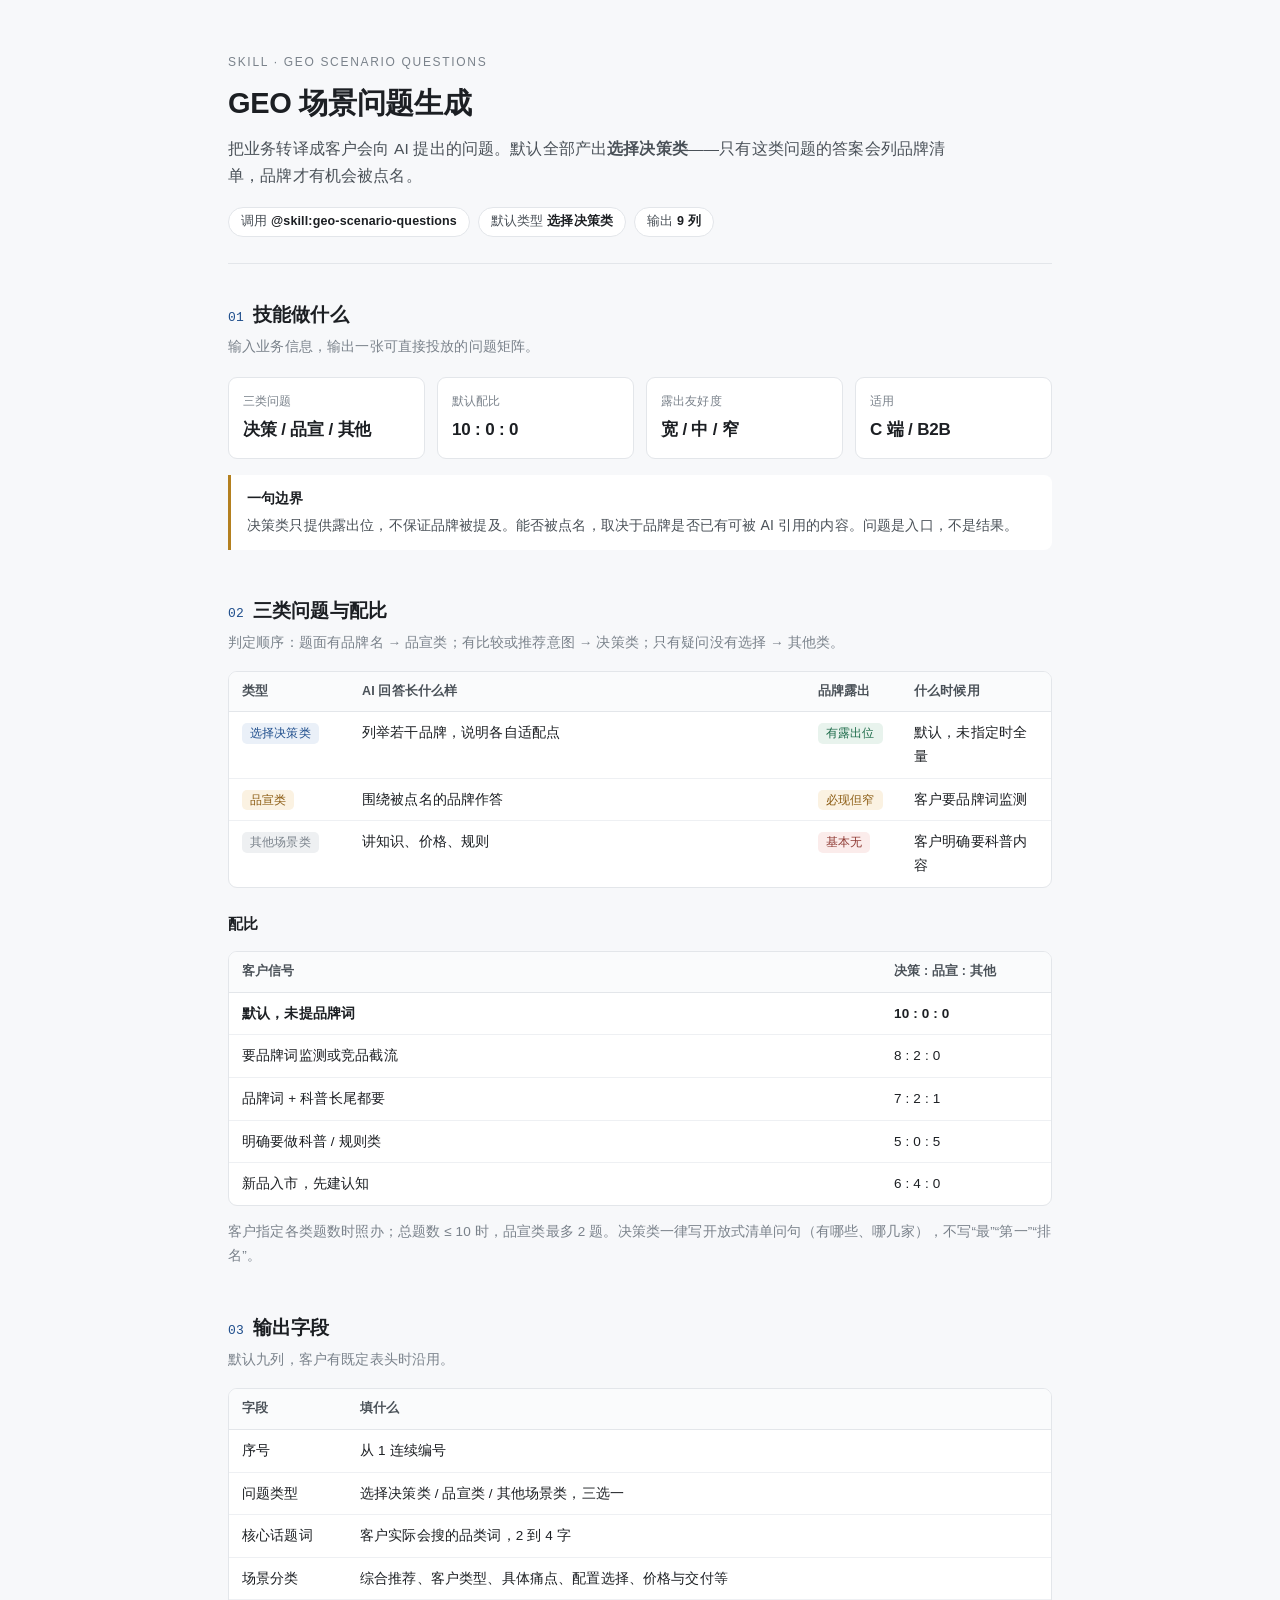
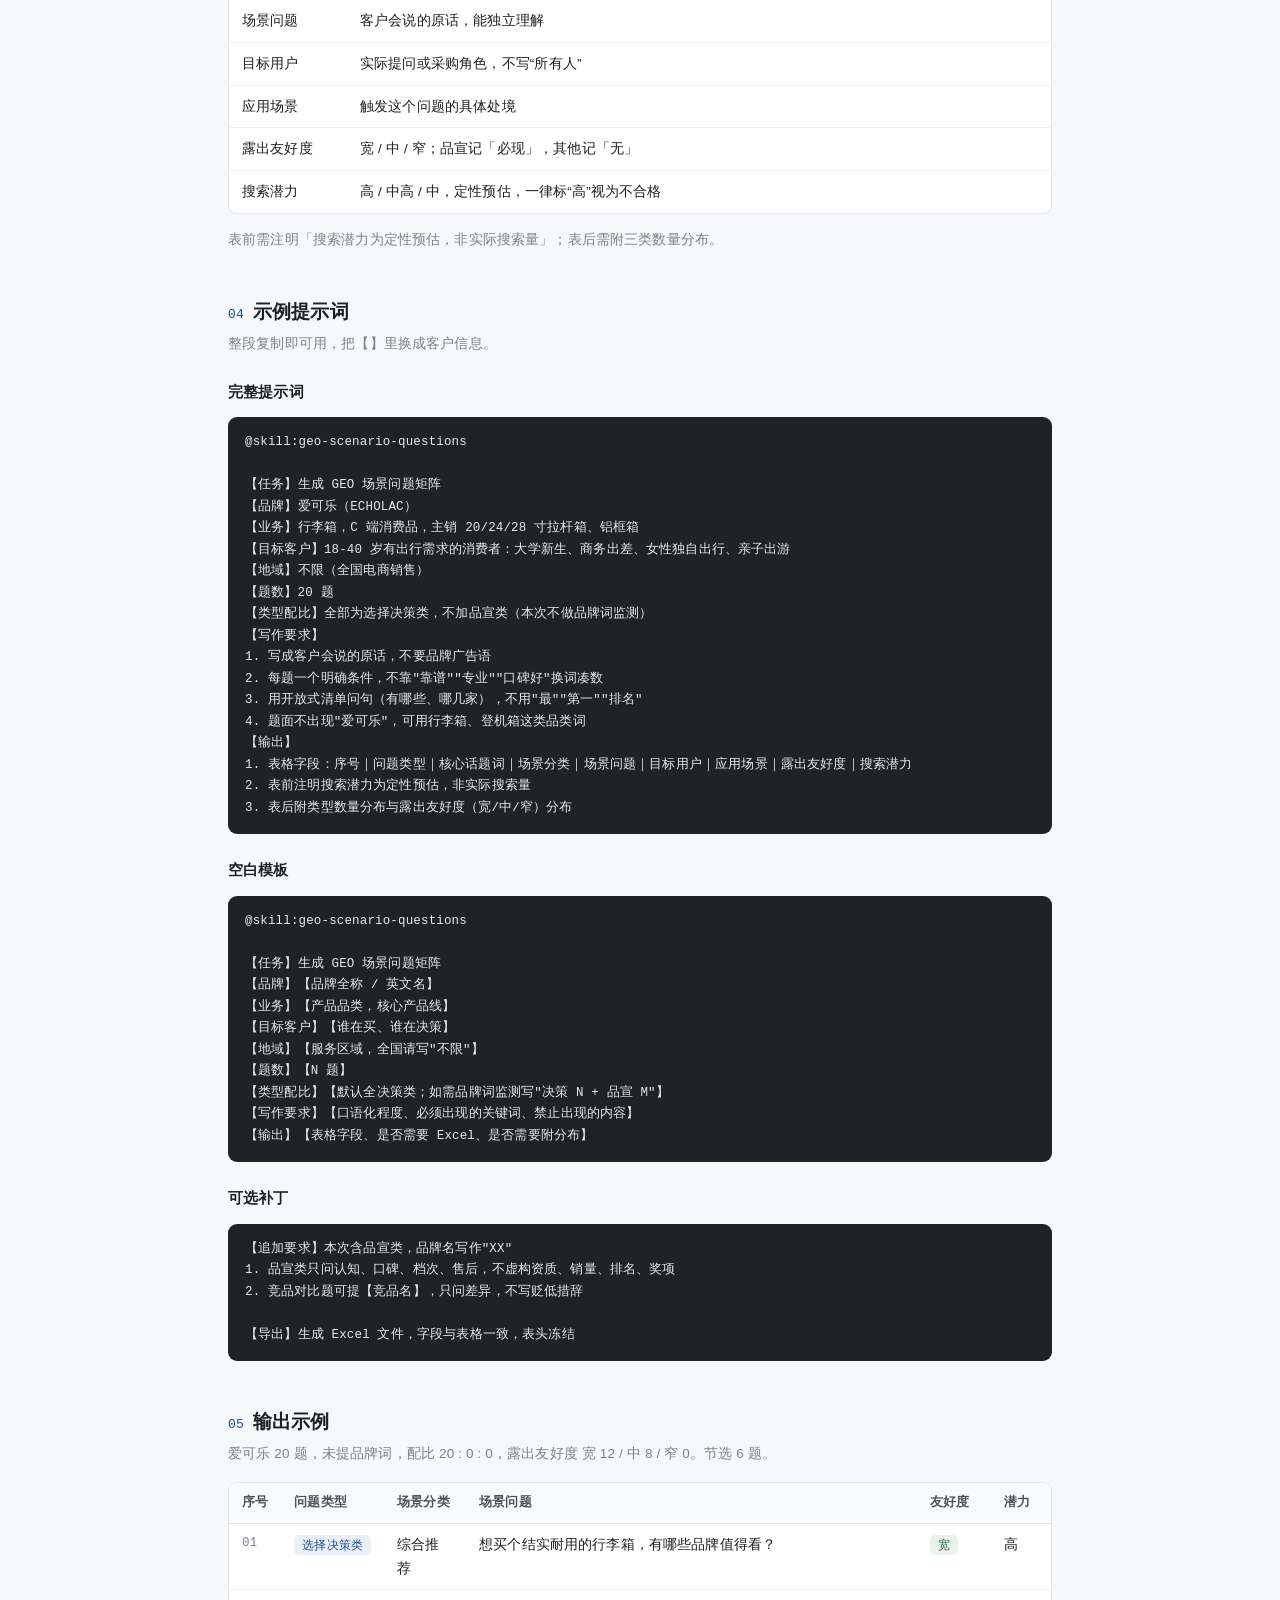
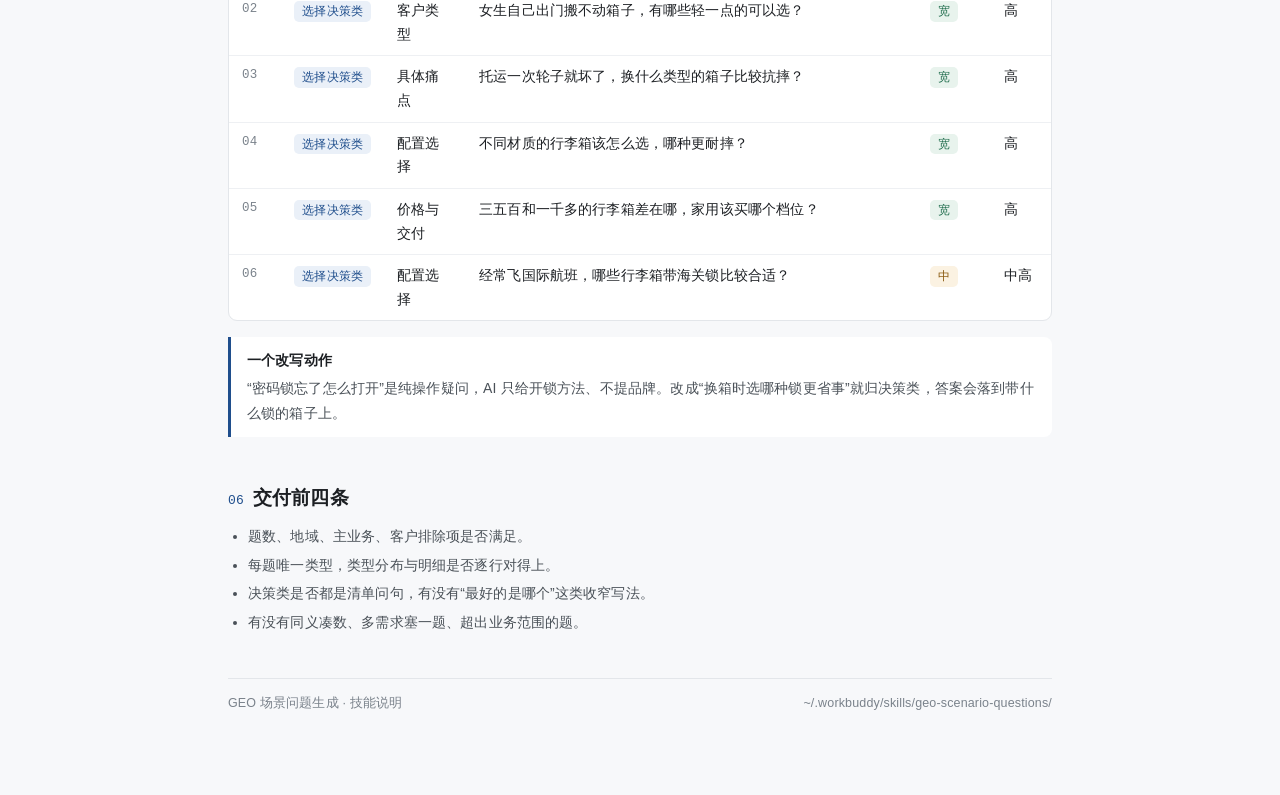
<file: GEO场景问题设计/index.html>
<!DOCTYPE html>
<html lang="zh-CN">
<head>
<meta charset="UTF-8">
<meta name="viewport" content="width=device-width, initial-scale=1.0">
<title>GEO 场景问题生成 · 技能说明</title>
<style>
  :root{
    --bg:#f7f8fa; --surface:#fff; --ink:#1c1f23; --ink-2:#4a5158; --ink-3:#7a828b;
    --line:#e3e6ea; --line-2:#eef0f3; --accent:#1f4e8c; --accent-soft:#eaf0f8;
    --blue:#1f4e8c; --blue-bg:#eaf0f8; --amber:#8a5a10; --amber-bg:#fbf2e2;
    --green:#1d6b4a; --green-bg:#e8f3ed; --red:#8f3a34; --red-bg:#fbeceb;
    --mono:"SFMono-Regular",Consolas,"Liberation Mono",Menlo,monospace;
  }
  *{box-sizing:border-box;}
  body{
    margin:0;background:var(--bg);color:var(--ink);
    font-family:-apple-system,BlinkMacSystemFont,"Segoe UI","Microsoft YaHei","PingFang SC",sans-serif;
    font-size:15px;line-height:1.75;letter-spacing:.01em;
  }
  .wrap{max-width:880px;margin:0 auto;padding:0 28px 80px;}

  header.top{padding:52px 0 26px;border-bottom:1px solid var(--line);margin-bottom:34px;}
  .eyebrow{font-size:12px;letter-spacing:.14em;text-transform:uppercase;color:var(--ink-3);margin-bottom:12px;}
  h1{font-size:29px;line-height:1.3;margin:0 0 12px;font-weight:650;letter-spacing:-.01em;}
  .lede{font-size:15.5px;color:var(--ink-2);margin:0 0 18px;max-width:720px;}
  .chips{display:flex;flex-wrap:wrap;gap:8px;}
  .chip{font-size:12.5px;color:var(--ink-2);background:var(--surface);border:1px solid var(--line);border-radius:100px;padding:3px 12px;}
  .chip b{font-weight:600;color:var(--ink);}

  section{margin-bottom:44px;scroll-margin-top:20px;}
  h2{font-size:19px;font-weight:640;margin:0 0 4px;display:flex;align-items:baseline;gap:9px;}
  h2 .num{font-family:var(--mono);font-size:13px;color:var(--accent);font-weight:500;}
  .sub{color:var(--ink-3);font-size:13.5px;margin:0 0 16px;}
  h3{font-size:14.5px;font-weight:640;margin:24px 0 8px;}
  p{margin:0 0 12px;}
  strong{font-weight:640;}

  .tbl{overflow-x:auto;margin:14px 0;border:1px solid var(--line);border-radius:9px;background:var(--surface);}
  table{width:100%;border-collapse:collapse;font-size:13.5px;}
  thead th{background:#fafbfc;text-align:left;font-weight:600;color:var(--ink-2);padding:9px 13px;border-bottom:1px solid var(--line);font-size:12.5px;white-space:nowrap;}
  tbody td{padding:9px 13px;border-bottom:1px solid var(--line-2);vertical-align:top;}
  tbody tr:last-child td{border-bottom:none;}
  .num-cell{font-family:var(--mono);color:var(--ink-3);font-size:12.5px;}

  .b{display:inline-block;font-size:11.5px;line-height:1.6;padding:1px 8px;border-radius:5px;white-space:nowrap;font-weight:550;}
  .b-decision{color:var(--blue);background:var(--blue-bg);}
  .b-brand{color:var(--amber);background:var(--amber-bg);}
  .b-other{color:var(--ink-3);background:#eef0f2;}
  .b-wide{color:var(--green);background:var(--green-bg);}
  .b-mid{color:var(--amber);background:var(--amber-bg);}
  .b-narrow{color:var(--red);background:var(--red-bg);}

  .note{border-left:3px solid var(--accent);background:var(--surface);border-radius:0 8px 8px 0;padding:12px 16px;margin:16px 0;font-size:14px;color:var(--ink-2);}
  .note .nt{display:block;font-weight:640;color:var(--ink);margin-bottom:3px;font-size:13.5px;}
  .note.warn{border-left-color:#b4801f;}

  pre{background:#1f2328;color:#e6e9ee;border-radius:9px;padding:15px 17px;overflow-x:auto;font-family:var(--mono);font-size:12.5px;line-height:1.72;margin:12px 0;}
  pre code{font-family:inherit;}

  .cards{display:grid;grid-template-columns:repeat(4,1fr);gap:12px;margin:18px 0 4px;}
  .card{background:var(--surface);border:1px solid var(--line);border-radius:9px;padding:13px 14px;}
  .card .k{font-size:11.5px;color:var(--ink-3);margin-bottom:4px;}
  .card .v{font-size:17px;font-weight:650;letter-spacing:-.01em;}

  ul.plain{margin:10px 0;padding-left:20px;font-size:14px;color:var(--ink-2);}
  ul.plain li{margin-bottom:4px;}

  footer{border-top:1px solid var(--line);padding-top:14px;font-size:12.5px;color:var(--ink-3);display:flex;justify-content:space-between;gap:14px;flex-wrap:wrap;}

  @media (max-width:720px){
    .wrap{padding:0 18px 56px;}
    h1{font-size:24px;}
    .cards{grid-template-columns:repeat(2,1fr);}
  }
  @media print{body{background:#fff;} pre{background:#f4f5f7;color:#1c1f23;} section{page-break-inside:avoid;}}
</style>
</head>
<body>
<div class="wrap">

<header class="top">
  <div class="eyebrow">Skill · Geo Scenario Questions</div>
  <h1>GEO 场景问题生成</h1>
  <p class="lede">把业务转译成客户会向 AI 提出的问题。默认全部产出<strong>选择决策类</strong>——只有这类问题的答案会列品牌清单，品牌才有机会被点名。</p>
  <div class="chips">
    <span class="chip">调用 <b>@skill:geo-scenario-questions</b></span>
    <span class="chip">默认类型 <b>选择决策类</b></span>
    <span class="chip">输出 <b>9 列</b></span>
  </div>
</header>

<!-- 1 -->
<section id="overview">
  <h2><span class="num">01</span>技能做什么</h2>
  <p class="sub">输入业务信息，输出一张可直接投放的问题矩阵。</p>

  <div class="cards">
    <div class="card"><div class="k">三类问题</div><div class="v">决策 / 品宣 / 其他</div></div>
    <div class="card"><div class="k">默认配比</div><div class="v">10 : 0 : 0</div></div>
    <div class="card"><div class="k">露出友好度</div><div class="v">宽 / 中 / 窄</div></div>
    <div class="card"><div class="k">适用</div><div class="v">C 端 / B2B</div></div>
  </div>

  <div class="note warn">
    <span class="nt">一句边界</span>
    决策类只提供露出位，不保证品牌被提及。能否被点名，取决于品牌是否已有可被 AI 引用的内容。问题是入口，不是结果。
  </div>
</section>

<!-- 2 -->
<section id="types">
  <h2><span class="num">02</span>三类问题与配比</h2>
  <p class="sub">判定顺序：题面有品牌名 → 品宣类；有比较或推荐意图 → 决策类；只有疑问没有选择 → 其他类。</p>

  <div class="tbl">
    <table>
      <thead>
        <tr><th style="width:120px">类型</th><th>AI 回答长什么样</th><th style="width:96px">品牌露出</th><th style="width:150px">什么时候用</th></tr>
      </thead>
      <tbody>
        <tr>
          <td><span class="b b-decision">选择决策类</span></td>
          <td>列举若干品牌，说明各自适配点</td>
          <td><span class="b b-wide">有露出位</span></td>
          <td>默认，未指定时全量</td>
        </tr>
        <tr>
          <td><span class="b b-brand">品宣类</span></td>
          <td>围绕被点名的品牌作答</td>
          <td><span class="b b-mid">必现但窄</span></td>
          <td>客户要品牌词监测</td>
        </tr>
        <tr>
          <td><span class="b b-other">其他场景类</span></td>
          <td>讲知识、价格、规则</td>
          <td><span class="b b-narrow">基本无</span></td>
          <td>客户明确要科普内容</td>
        </tr>
      </tbody>
    </table>
  </div>

  <h3>配比</h3>
  <div class="tbl">
    <table>
      <thead><tr><th>客户信号</th><th style="width:170px">决策 : 品宣 : 其他</th></tr></thead>
      <tbody>
        <tr><td><strong>默认，未提品牌词</strong></td><td><strong>10 : 0 : 0</strong></td></tr>
        <tr><td>要品牌词监测或竞品截流</td><td>8 : 2 : 0</td></tr>
        <tr><td>品牌词 + 科普长尾都要</td><td>7 : 2 : 1</td></tr>
        <tr><td>明确要做科普 / 规则类</td><td>5 : 0 : 5</td></tr>
        <tr><td>新品入市，先建认知</td><td>6 : 4 : 0</td></tr>
      </tbody>
    </table>
  </div>

  <p style="font-size:13.5px;color:var(--ink-3);margin-top:6px;">客户指定各类题数时照办；总题数 ≤ 10 时，品宣类最多 2 题。决策类一律写开放式清单问句（有哪些、哪几家），不写“最”“第一”“排名”。</p>
</section>

<!-- 3 -->
<section id="fields">
  <h2><span class="num">03</span>输出字段</h2>
  <p class="sub">默认九列，客户有既定表头时沿用。</p>

  <div class="tbl">
    <table>
      <thead><tr><th style="width:118px">字段</th><th>填什么</th></tr></thead>
      <tbody>
        <tr><td>序号</td><td>从 1 连续编号</td></tr>
        <tr><td>问题类型</td><td>选择决策类 / 品宣类 / 其他场景类，三选一</td></tr>
        <tr><td>核心话题词</td><td>客户实际会搜的品类词，2 到 4 字</td></tr>
        <tr><td>场景分类</td><td>综合推荐、客户类型、具体痛点、配置选择、价格与交付等</td></tr>
        <tr><td>场景问题</td><td>客户会说的原话，能独立理解</td></tr>
        <tr><td>目标用户</td><td>实际提问或采购角色，不写“所有人”</td></tr>
        <tr><td>应用场景</td><td>触发这个问题的具体处境</td></tr>
        <tr><td>露出友好度</td><td>宽 / 中 / 窄；品宣记「必现」，其他记「无」</td></tr>
        <tr><td>搜索潜力</td><td>高 / 中高 / 中，定性预估，一律标“高”视为不合格</td></tr>
      </tbody>
    </table>
  </div>

  <p style="font-size:13.5px;color:var(--ink-3);">表前需注明「搜索潜力为定性预估，非实际搜索量」；表后需附三类数量分布。</p>
</section>

<!-- 4 -->
<section id="prompt">
  <h2><span class="num">04</span>示例提示词</h2>
  <p class="sub">整段复制即可用，把【】里换成客户信息。</p>

  <h3>完整提示词</h3>
<pre><code>@skill:geo-scenario-questions

【任务】生成 GEO 场景问题矩阵
【品牌】爱可乐（ECHOLAC）
【业务】行李箱，C 端消费品，主销 20/24/28 寸拉杆箱、铝框箱
【目标客户】18-40 岁有出行需求的消费者：大学新生、商务出差、女性独自出行、亲子出游
【地域】不限（全国电商销售）
【题数】20 题
【类型配比】全部为选择决策类，不加品宣类（本次不做品牌词监测）
【写作要求】
1. 写成客户会说的原话，不要品牌广告语
2. 每题一个明确条件，不靠"靠谱""专业""口碑好"换词凑数
3. 用开放式清单问句（有哪些、哪几家），不用"最""第一""排名"
4. 题面不出现"爱可乐"，可用行李箱、登机箱这类品类词
【输出】
1. 表格字段：序号｜问题类型｜核心话题词｜场景分类｜场景问题｜目标用户｜应用场景｜露出友好度｜搜索潜力
2. 表前注明搜索潜力为定性预估，非实际搜索量
3. 表后附类型数量分布与露出友好度（宽/中/窄）分布</code></pre>

  <h3>空白模板</h3>
<pre><code>@skill:geo-scenario-questions

【任务】生成 GEO 场景问题矩阵
【品牌】【品牌全称 / 英文名】
【业务】【产品品类，核心产品线】
【目标客户】【谁在买、谁在决策】
【地域】【服务区域，全国请写"不限"】
【题数】【N 题】
【类型配比】【默认全决策类；如需品牌词监测写"决策 N + 品宣 M"】
【写作要求】【口语化程度、必须出现的关键词、禁止出现的内容】
【输出】【表格字段、是否需要 Excel、是否需要附分布】</code></pre>

  <h3>可选补丁</h3>
<pre><code>【追加要求】本次含品宣类，品牌名写作"XX"
1. 品宣类只问认知、口碑、档次、售后，不虚构资质、销量、排名、奖项
2. 竞品对比题可提【竞品名】，只问差异，不写贬低措辞

【导出】生成 Excel 文件，字段与表格一致，表头冻结</code></pre>
</section>

<!-- 5 -->
<section id="sample">
  <h2><span class="num">05</span>输出示例</h2>
  <p class="sub">爱可乐 20 题，未提品牌词，配比 20 : 0 : 0，露出友好度 宽 12 / 中 8 / 窄 0。节选 6 题。</p>

  <div class="tbl">
    <table>
      <thead>
        <tr>
          <th style="width:42px">序号</th>
          <th style="width:100px">问题类型</th>
          <th style="width:82px">场景分类</th>
          <th>场景问题</th>
          <th style="width:74px">友好度</th>
          <th style="width:60px">潜力</th>
        </tr>
      </thead>
      <tbody>
        <tr><td class="num-cell">01</td><td><span class="b b-decision">选择决策类</span></td><td>综合推荐</td><td>想买个结实耐用的行李箱，有哪些品牌值得看？</td><td><span class="b b-wide">宽</span></td><td>高</td></tr>
        <tr><td class="num-cell">02</td><td><span class="b b-decision">选择决策类</span></td><td>客户类型</td><td>女生自己出门搬不动箱子，有哪些轻一点的可以选？</td><td><span class="b b-wide">宽</span></td><td>高</td></tr>
        <tr><td class="num-cell">03</td><td><span class="b b-decision">选择决策类</span></td><td>具体痛点</td><td>托运一次轮子就坏了，换什么类型的箱子比较抗摔？</td><td><span class="b b-wide">宽</span></td><td>高</td></tr>
        <tr><td class="num-cell">04</td><td><span class="b b-decision">选择决策类</span></td><td>配置选择</td><td>不同材质的行李箱该怎么选，哪种更耐摔？</td><td><span class="b b-wide">宽</span></td><td>高</td></tr>
        <tr><td class="num-cell">05</td><td><span class="b b-decision">选择决策类</span></td><td>价格与交付</td><td>三五百和一千多的行李箱差在哪，家用该买哪个档位？</td><td><span class="b b-wide">宽</span></td><td>高</td></tr>
        <tr><td class="num-cell">06</td><td><span class="b b-decision">选择决策类</span></td><td>配置选择</td><td>经常飞国际航班，哪些行李箱带海关锁比较合适？</td><td><span class="b b-mid">中</span></td><td>中高</td></tr>
      </tbody>
    </table>
  </div>

  <div class="note">
    <span class="nt">一个改写动作</span>
    “密码锁忘了怎么打开”是纯操作疑问，AI 只给开锁方法、不提品牌。改成“换箱时选哪种锁更省事”就归决策类，答案会落到带什么锁的箱子上。
  </div>
</section>

<!-- 6 -->
<section id="check">
  <h2><span class="num">06</span>交付前四条</h2>
  <ul class="plain">
    <li>题数、地域、主业务、客户排除项是否满足。</li>
    <li>每题唯一类型，类型分布与明细是否逐行对得上。</li>
    <li>决策类是否都是清单问句，有没有“最好的是哪个”这类收窄写法。</li>
    <li>有没有同义凑数、多需求塞一题、超出业务范围的题。</li>
  </ul>
</section>

<footer>
  <span>GEO 场景问题生成 · 技能说明</span>
  <span>~/.workbuddy/skills/geo-scenario-questions/</span>
</footer>

</div>
</body>
</html>
</file>
